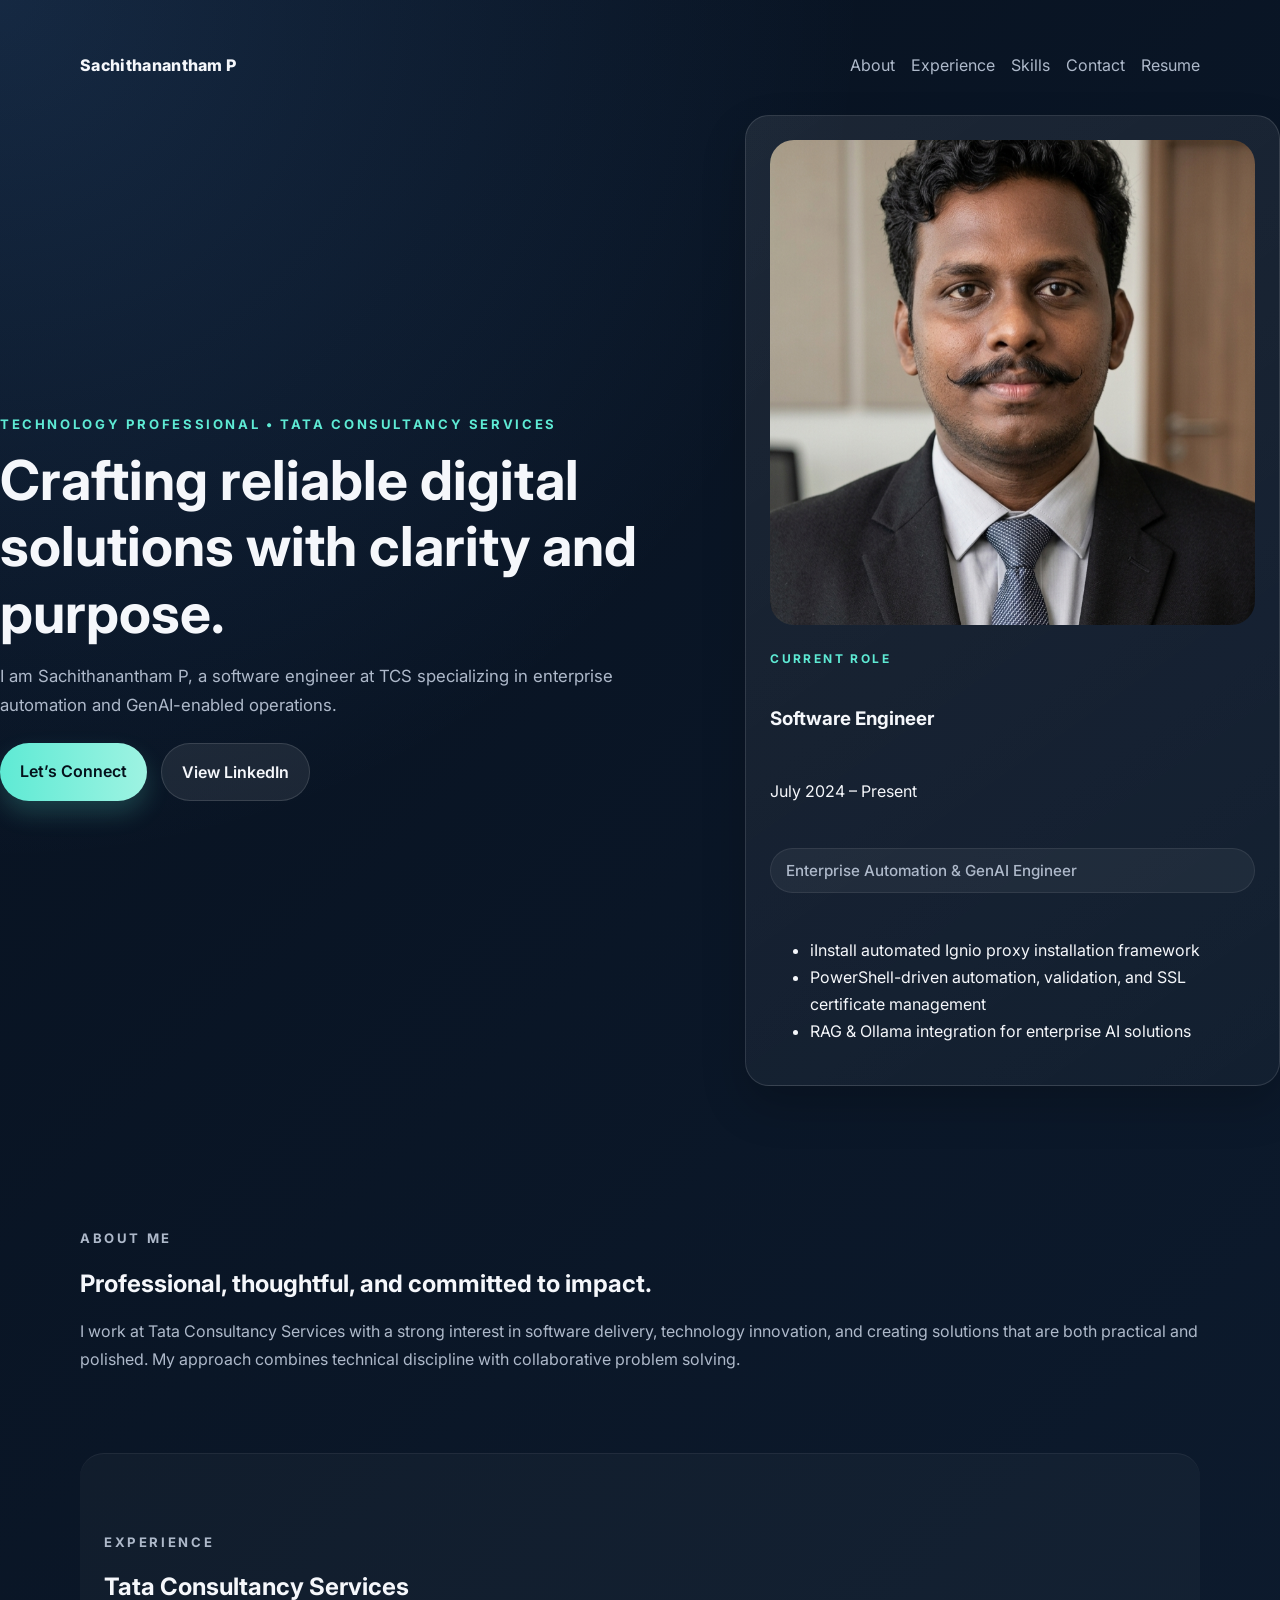
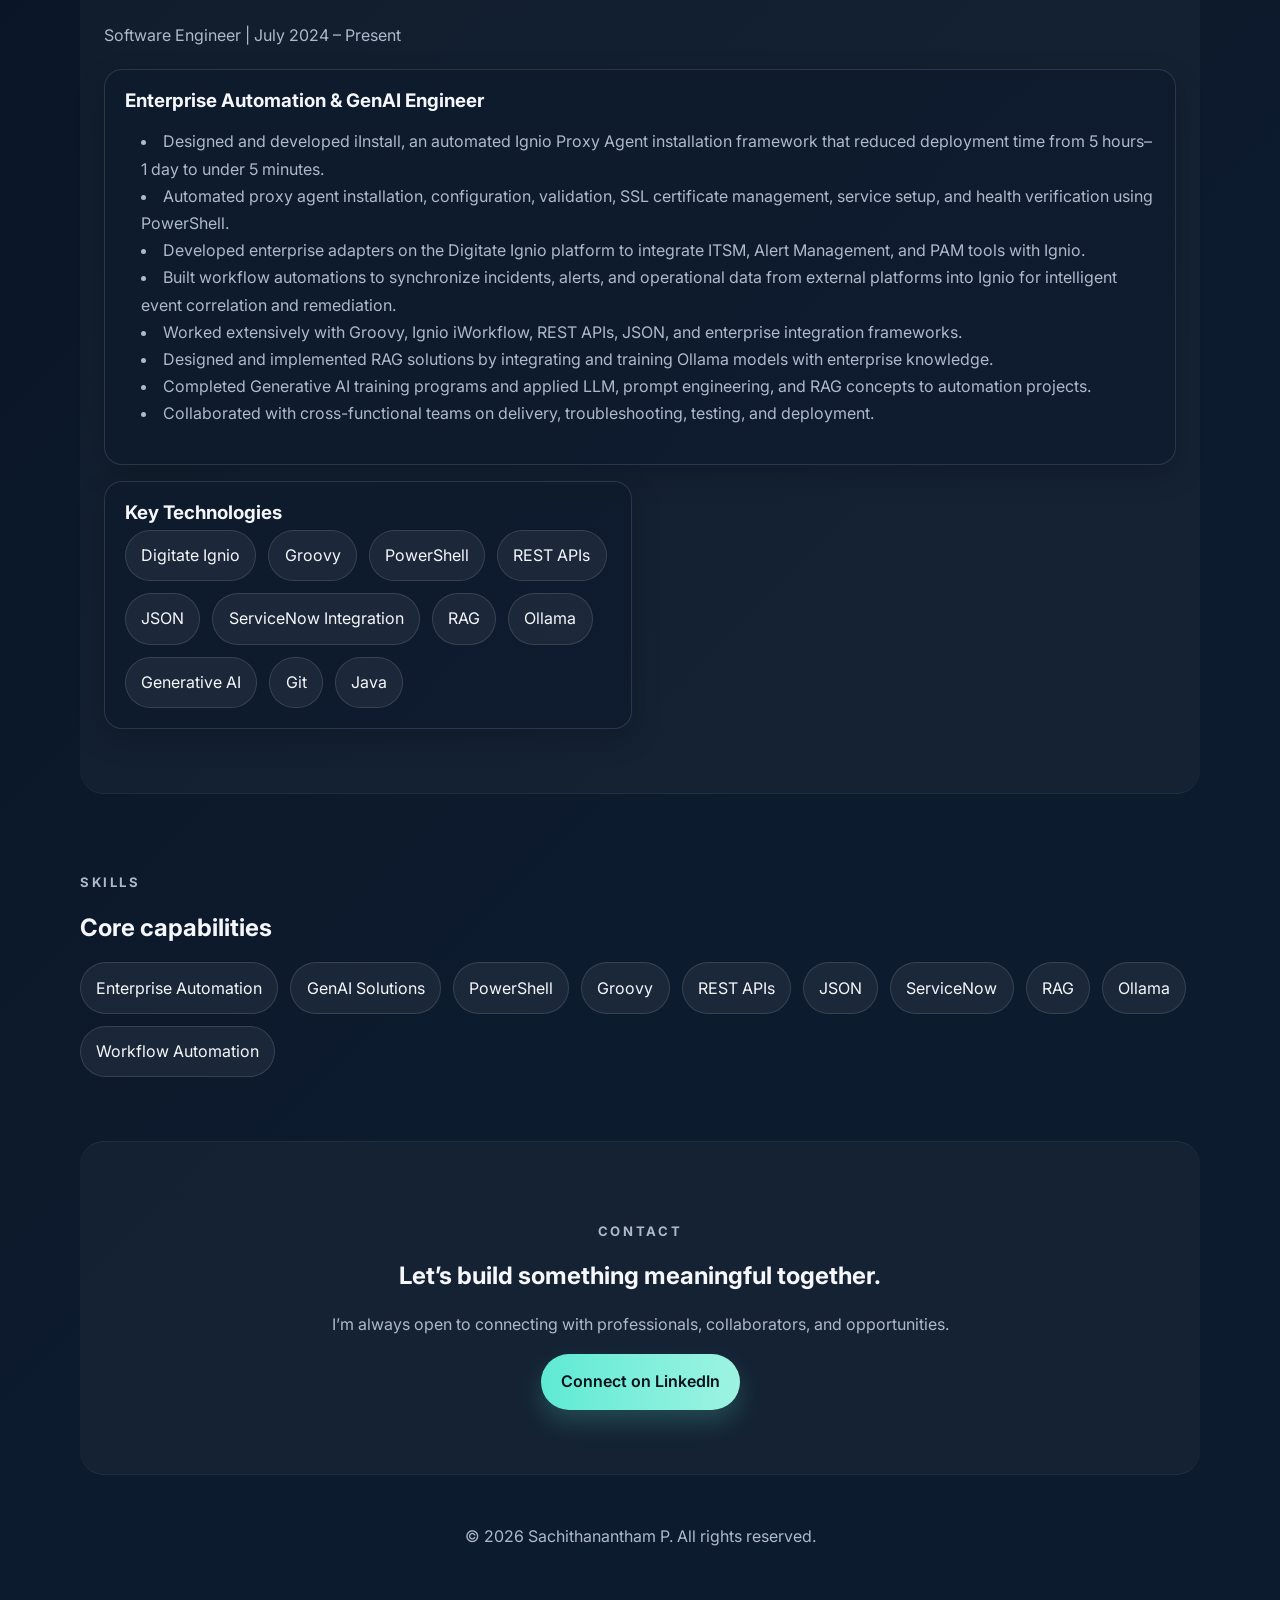
<file: index.html>
<!DOCTYPE html>
<html lang="en">
  <head>
    <meta charset="UTF-8" />
    <meta name="viewport" content="width=device-width, initial-scale=1.0" />
    <title>Sachithanantham P | Professional Portfolio</title>
    <meta
      name="description"
      content="Professional portfolio website for Sachithanantham P, a technology professional at Tata Consultancy Services."
    />
    <link rel="preconnect" href="https://fonts.googleapis.com" />
    <link rel="preconnect" href="https://fonts.gstatic.com" crossorigin />
    <link
      href="https://fonts.googleapis.com/css2?family=Inter:wght@400;500;600;700;800&display=swap"
      rel="stylesheet"
    />
    <link rel="stylesheet" href="styles.css" />
  </head>
  <body>
    <header class="hero">
      <nav class="nav">
        <a href="#home" class="logo">Sachithanantham P</a>
        <div class="nav-links">
          <a href="#about">About</a>
          <a href="#experience">Experience</a>
          <a href="#skills">Skills</a>
          <a href="#contact">Contact</a>
          <a href="resume.html">Resume</a>
        </div>
      </nav>

      <div class="hero-content" id="home">
        <div class="hero-text">
          <p class="eyebrow">Technology Professional • Tata Consultancy Services</p>
          <h1>Crafting reliable digital solutions with clarity and purpose.</h1>
          <p class="intro">
            I am Sachithanantham P, a software engineer at TCS specializing in enterprise
            automation and GenAI-enabled operations.
          </p>
          <div class="hero-actions">
            <a class="btn btn-primary" href="#contact">Let’s Connect</a>
            <a class="btn btn-secondary" href="https://in.linkedin.com/in/sachithananthampaul" target="_blank" rel="noreferrer">View LinkedIn</a>
          </div>
        </div>

        <aside class="hero-profile">
          <img src="1782912008557.png" alt="Sachithanantham P profile photo" />
          <div class="hero-profile-content">
            <p class="card-label">Current Role</p>
            <h3>Software Engineer</h3>
            <p class="subtle">July 2024 – Present</p>
            <p class="profile-badge">Enterprise Automation & GenAI Engineer</p>
            <ul>
              <li>iInstall automated Ignio proxy installation framework</li>
              <li>PowerShell-driven automation, validation, and SSL certificate management</li>
              <li>RAG & Ollama integration for enterprise AI solutions</li>
            </ul>
          </div>
        </aside>
      </div>
    </header>

    <main>
      <section id="about" class="section">
        <div class="section-heading">
          <p class="eyebrow">About Me</p>
          <h2>Professional, thoughtful, and committed to impact.</h2>
        </div>
        <p>
          I work at Tata Consultancy Services with a strong interest in software delivery,
          technology innovation, and creating solutions that are both practical and polished.
          My approach combines technical discipline with collaborative problem solving.
        </p>
      </section>

      <section id="experience" class="section alt-section">
        <div class="section-heading">
          <p class="eyebrow">Experience</p>
          <h2>Tata Consultancy Services</h2>
          <p class="section-lead">Software Engineer | July 2024 – Present</p>
        </div>
        <div class="card-grid">
          <article class="card card-highlight">
            <h3>Enterprise Automation & GenAI Engineer</h3>
            <ul>
              <li>Designed and developed iInstall, an automated Ignio Proxy Agent installation framework that reduced deployment time from 5 hours–1 day to under 5 minutes.</li>
              <li>Automated proxy agent installation, configuration, validation, SSL certificate management, service setup, and health verification using PowerShell.</li>
              <li>Developed enterprise adapters on the Digitate Ignio platform to integrate ITSM, Alert Management, and PAM tools with Ignio.</li>
              <li>Built workflow automations to synchronize incidents, alerts, and operational data from external platforms into Ignio for intelligent event correlation and remediation.</li>
              <li>Worked extensively with Groovy, Ignio iWorkflow, REST APIs, JSON, and enterprise integration frameworks.</li>
              <li>Designed and implemented RAG solutions by integrating and training Ollama models with enterprise knowledge.</li>
              <li>Completed Generative AI training programs and applied LLM, prompt engineering, and RAG concepts to automation projects.</li>
              <li>Collaborated with cross-functional teams on delivery, troubleshooting, testing, and deployment.</li>
            </ul>
          </article>
          <article class="card">
            <h3>Key Technologies</h3>
            <div class="tag-list tech-list">
              <span>Digitate Ignio</span>
              <span>Groovy</span>
              <span>PowerShell</span>
              <span>REST APIs</span>
              <span>JSON</span>
              <span>ServiceNow Integration</span>
              <span>RAG</span>
              <span>Ollama</span>
              <span>Generative AI</span>
              <span>Git</span>
              <span>Java</span>
            </div>
          </article>
        </div>
      </section>

      <section id="skills" class="section">
        <div class="section-heading">
          <p class="eyebrow">Skills</p>
          <h2>Core capabilities</h2>
        </div>
        <div class="tag-list">
          <span>Enterprise Automation</span>
          <span>GenAI Solutions</span>
          <span>PowerShell</span>
          <span>Groovy</span>
          <span>REST APIs</span>
          <span>JSON</span>
          <span>ServiceNow</span>
          <span>RAG</span>
          <span>Ollama</span>
          <span>Workflow Automation</span>
        </div>
      </section>

      <section id="contact" class="section alt-section contact-section">
        <div class="section-heading">
          <p class="eyebrow">Contact</p>
          <h2>Let’s build something meaningful together.</h2>
        </div>
        <p>
          I’m always open to connecting with professionals, collaborators, and opportunities.
        </p>
        <a class="btn btn-primary" href="https://in.linkedin.com/in/sachithananthampaul" target="_blank" rel="noreferrer">Connect on LinkedIn</a>
      </section>
    </main>

    <footer class="footer">
      <p>© 2026 Sachithanantham P. All rights reserved.</p>
    </footer>
  </body>
</html>
</file>
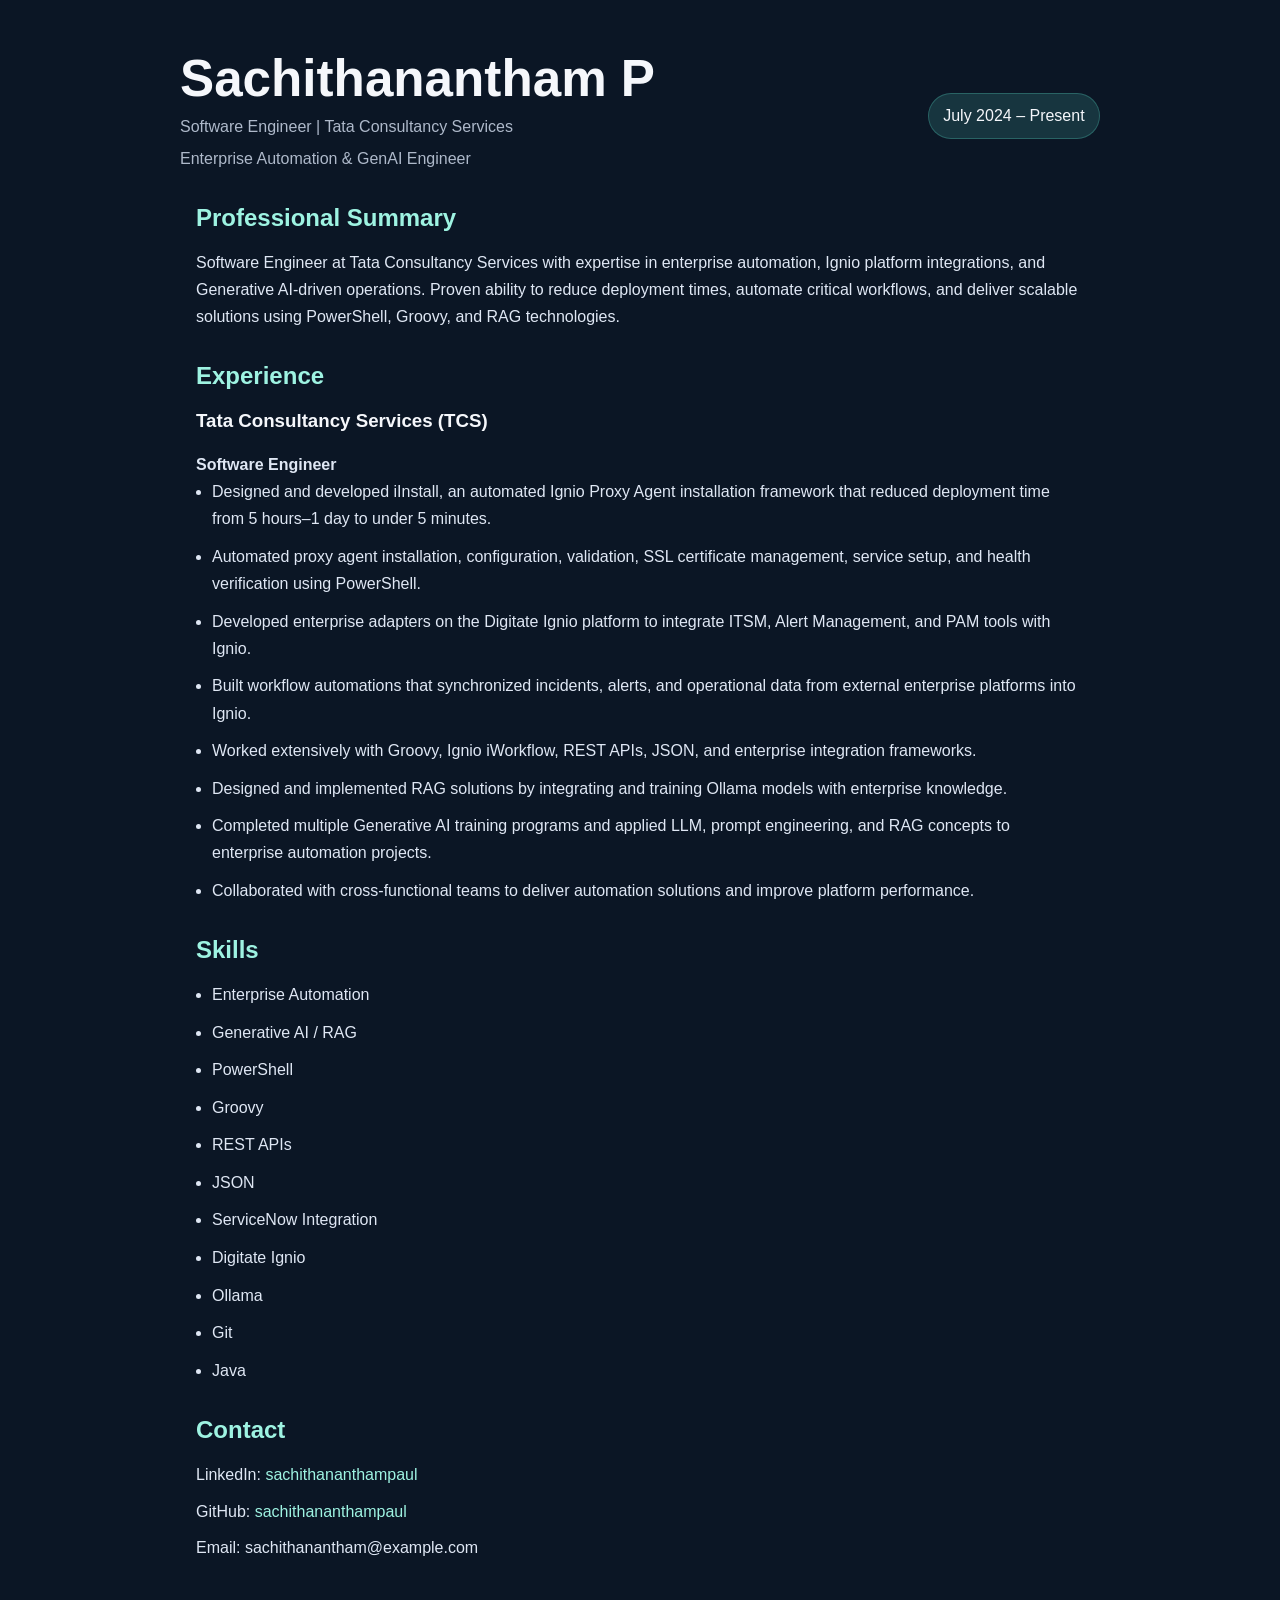
<file: resume.html>
<!DOCTYPE html>
<html lang="en">
  <head>
    <meta charset="UTF-8" />
    <meta name="viewport" content="width=device-width, initial-scale=1.0" />
    <title>Sachithanantham P | Resume</title>
    <link rel="stylesheet" href="styles.css" />
    <style>
      body {
        background: #0b1625;
        color: #f5f7fb;
        font-family: 'Inter', sans-serif;
      }
      .resume-wrapper {
        width: min(920px, calc(100% - 2rem));
        margin: 0 auto;
        padding: 3rem 0;
      }
      .resume-header {
        display: grid;
        grid-template-columns: 1fr auto;
        gap: 1rem;
        align-items: center;
        margin-bottom: 2rem;
      }
      .resume-header h1 {
        margin: 0;
        font-size: clamp(2.5rem, 4vw, 3.5rem);
      }
      .resume-header p {
        margin: 0.25rem 0 0;
        color: #aeb9ca;
      }
      .resume-section {
        margin-bottom: 2rem;
      }
      .resume-section h2 {
        margin-bottom: 1rem;
        color: #9ef3e2;
      }
      .resume-section ul,
      .resume-section p {
        margin: 0;
        color: #dfe7f4;
      }
      .resume-section ul {
        padding-left: 1rem;
      }
      .resume-section li {
        margin-bottom: 0.65rem;
      }
      .badge {
        display: inline-block;
        margin-top: 0.75rem;
        color: #f5f7fb;
        background: rgba(94, 234, 212, 0.15);
        border: 1px solid rgba(94, 234, 212, 0.25);
        padding: 0.55rem 0.9rem;
        border-radius: 999px;
      }
      .contact-list {
        display: grid;
        gap: 0.6rem;
      }
      .contact-list a {
        color: #9ef3e2;
        text-decoration: none;
      }
      .contact-list a:hover {
        text-decoration: underline;
      }
    </style>
  </head>
  <body>
    <div class="resume-wrapper">
      <header class="resume-header">
        <div>
          <h1>Sachithanantham P</h1>
          <p>Software Engineer | Tata Consultancy Services</p>
          <p>Enterprise Automation & GenAI Engineer</p>
        </div>
        <div>
          <span class="badge">July 2024 – Present</span>
        </div>
      </header>

      <section class="resume-section">
        <h2>Professional Summary</h2>
        <p>
          Software Engineer at Tata Consultancy Services with expertise in enterprise automation, Ignio platform integrations, and Generative AI-driven operations.
          Proven ability to reduce deployment times, automate critical workflows, and deliver scalable solutions using PowerShell, Groovy, and RAG technologies.
        </p>
      </section>

      <section class="resume-section">
        <h2>Experience</h2>
        <h3>Tata Consultancy Services (TCS)</h3>
        <p><strong>Software Engineer</strong></p>
        <ul>
          <li>Designed and developed iInstall, an automated Ignio Proxy Agent installation framework that reduced deployment time from 5 hours–1 day to under 5 minutes.</li>
          <li>Automated proxy agent installation, configuration, validation, SSL certificate management, service setup, and health verification using PowerShell.</li>
          <li>Developed enterprise adapters on the Digitate Ignio platform to integrate ITSM, Alert Management, and PAM tools with Ignio.</li>
          <li>Built workflow automations that synchronized incidents, alerts, and operational data from external enterprise platforms into Ignio.</li>
          <li>Worked extensively with Groovy, Ignio iWorkflow, REST APIs, JSON, and enterprise integration frameworks.</li>
          <li>Designed and implemented RAG solutions by integrating and training Ollama models with enterprise knowledge.</li>
          <li>Completed multiple Generative AI training programs and applied LLM, prompt engineering, and RAG concepts to enterprise automation projects.</li>
          <li>Collaborated with cross-functional teams to deliver automation solutions and improve platform performance.</li>
        </ul>
      </section>

      <section class="resume-section">
        <h2>Skills</h2>
        <ul>
          <li>Enterprise Automation</li>
          <li>Generative AI / RAG</li>
          <li>PowerShell</li>
          <li>Groovy</li>
          <li>REST APIs</li>
          <li>JSON</li>
          <li>ServiceNow Integration</li>
          <li>Digitate Ignio</li>
          <li>Ollama</li>
          <li>Git</li>
          <li>Java</li>
        </ul>
      </section>

      <section class="resume-section">
        <h2>Contact</h2>
        <div class="contact-list">
          <p>LinkedIn: <a href="https://in.linkedin.com/in/sachithananthampaul" target="_blank" rel="noreferrer">sachithananthampaul</a></p>
          <p>GitHub: <a href="https://github.com/sachithananthampaul" target="_blank" rel="noreferrer">sachithananthampaul</a></p>
          <p>Email: sachithanantham@example.com</p>
        </div>
      </section>
    </div>
  </body>
</html>
</file>
<file: styles.css>
:root {
  --bg: #07111f;
  --surface: rgba(15, 27, 46, 0.9);
  --surface-strong: #13233b;
  --text: #f5f7fb;
  --muted: #aeb9ca;
  --accent: #5eead4;
  --accent-2: #60a5fa;
  --border: rgba(255, 255, 255, 0.12);
}

* {
  box-sizing: border-box;
}

html {
  scroll-behavior: smooth;
}

body {
  margin: 0;
  font-family: 'Inter', sans-serif;
  background:
    radial-gradient(circle at top left, rgba(96, 165, 250, 0.16), transparent 25%),
    linear-gradient(135deg, var(--bg), #0d1b2e 70%);
  color: var(--text);
  line-height: 1.7;
}

nav,
section,
footer {
  width: min(1120px, calc(100% - 2rem));
  margin: 0 auto;
}

.hero {
  min-height: 100vh;
  padding: 2rem 0 3rem;
}

.hero-profile img {
  aspect-ratio: 1 / 1;
  object-fit: cover;
}

.profile-badge,
.section-lead {
  color: var(--muted);
}

.profile-badge {
  font-size: 0.95rem;
  font-weight: 500;
  padding: 0.55rem 0.9rem;
  border-radius: 999px;
  background: rgba(255, 255, 255, 0.05);
  border: 1px solid rgba(255, 255, 255, 0.08);
  display: inline-block;
}

.card-highlight ul {
  list-style: inside disc;
  padding-left: 1rem;
  color: var(--muted);
}

.nav {
  display: flex;
  justify-content: space-between;
  align-items: center;
  padding: 1.25rem 0;
}

.logo {
  color: var(--text);
  text-decoration: none;
  font-weight: 800;
  letter-spacing: 0.02em;
}

.nav-links {
  display: flex;
  gap: 1rem;
}

.nav-links a {
  color: var(--muted);
  text-decoration: none;
  transition: color 0.2s ease;
}

.nav-links a:hover {
  color: var(--text);
}

.hero-content {
  display: grid;
  grid-template-columns: 1.2fr 0.9fr;
  gap: 2rem;
  align-items: center;
  min-height: calc(100vh - 90px);
  padding: 1rem 0;
}

.hero-profile {
  background: linear-gradient(145deg, rgba(255, 255, 255, 0.08), rgba(255, 255, 255, 0.03));
  border: 1px solid var(--border);
  border-radius: 24px;
  padding: 1.5rem;
  box-shadow: 0 20px 45px rgba(0, 0, 0, 0.2);
}

.hero-profile img {
  width: 100%;
  height: auto;
  border-radius: 24px;
  margin-bottom: 1rem;
}

.hero-profile-content {
  display: grid;
  gap: 0.75rem;
}

.section-lead {
  color: var(--muted);
  margin-top: 0.5rem;
}

.eyebrow {
  color: var(--accent);
  text-transform: uppercase;
  letter-spacing: 0.2em;
  font-size: 0.82rem;
  font-weight: 700;
  margin-bottom: 0.75rem;
}

h1,
h2,
h3 {
  line-height: 1.2;
}

h1 {
  font-size: clamp(2.2rem, 4.3vw, 3.7rem);
  margin: 0 0 1rem;
}

.intro {
  font-size: 1.05rem;
  color: var(--muted);
  max-width: 700px;
  margin-bottom: 1.5rem;
}

.hero-actions {
  display: flex;
  flex-wrap: wrap;
  gap: 0.9rem;
}

.btn {
  display: inline-block;
  padding: 0.9rem 1.25rem;
  border-radius: 999px;
  text-decoration: none;
  font-weight: 600;
  transition: transform 0.2s ease, box-shadow 0.2s ease;
}

.btn:hover {
  transform: translateY(-2px);
}

.btn-primary {
  color: #04111b;
  background: linear-gradient(90deg, var(--accent), #9ef3e2);
  box-shadow: 0 12px 24px rgba(94, 234, 212, 0.2);
}

.btn-secondary {
  color: var(--text);
  background: rgba(255, 255, 255, 0.08);
  border: 1px solid var(--border);
}

.hero-card {
  background: linear-gradient(145deg, rgba(255, 255, 255, 0.08), rgba(255, 255, 255, 0.03));
  border: 1px solid var(--border);
  border-radius: 24px;
  padding: 1.5rem;
  box-shadow: 0 20px 45px rgba(0, 0, 0, 0.2);
}

.card-label {
  color: var(--accent);
  text-transform: uppercase;
  letter-spacing: 0.2em;
  font-size: 0.75rem;
  font-weight: 700;
  margin: 0 0 0.5rem;
}

.hero-card ul {
  margin: 0.75rem 0 0;
  padding-left: 1.1rem;
  color: var(--muted);
}

.section {
  padding: 4rem 0;
}

.alt-section {
  background: rgba(255, 255, 255, 0.03);
  border-top: 1px solid rgba(255, 255, 255, 0.06);
  border-bottom: 1px solid rgba(255, 255, 255, 0.06);
  border-radius: 24px;
  padding: 4rem 1.5rem;
}

.section-heading {
  margin-bottom: 1.25rem;
}

.section p {
  color: var(--muted);
}

.card-grid {
  display: grid;
  grid-template-columns: repeat(2, minmax(0, 1fr));
  gap: 1rem;
}

.card {
  background: var(--surface);
  border: 1px solid var(--border);
  border-radius: 18px;
  padding: 1.25rem;
  box-shadow: 0 10px 30px rgba(0, 0, 0, 0.18);
  transition: transform 0.2s ease, border-color 0.2s ease;
}

.card-highlight {
  grid-column: span 2;
}

.card:hover {
  transform: translateY(-3px);
  border-color: rgba(94, 234, 212, 0.45);
}

.card h3 {
  margin-top: 0;
  margin-bottom: 0.35rem;
}

.company {
  color: var(--accent);
  font-weight: 600;
}

.tag-list {
  display: flex;
  flex-wrap: wrap;
  gap: 0.75rem;
}

.tag-list span {
  padding: 0.7rem 0.95rem;
  border-radius: 999px;
  background: rgba(255, 255, 255, 0.06);
  border: 1px solid var(--border);
  color: var(--text);
}

.contact-section {
  text-align: center;
}

.footer {
  padding: 2rem 0 3rem;
  text-align: center;
  color: var(--muted);
}

@media (max-width: 980px) {
  .hero-content {
    grid-template-columns: 1fr;
  }

  .card-grid {
    grid-template-columns: 1fr;
  }

  .card-highlight {
    grid-column: span 1;
  }

  .hero {
    min-height: auto;
    padding-top: 1.5rem;
  }

  .hero-profile {
    padding: 1.25rem;
  }
}

@media (max-width: 700px) {
  .nav {
    flex-direction: column;
    gap: 0.75rem;
  }

  .nav-links {
    flex-wrap: wrap;
    justify-content: center;
  }

  .hero-actions {
    flex-direction: column;
    align-items: stretch;
  }

  .btn {
    width: 100%;
    text-align: center;
  }

  .section {
    padding: 3rem 0;
  }

  .alt-section {
    padding: 3rem 1rem;
  }
}
</file>
